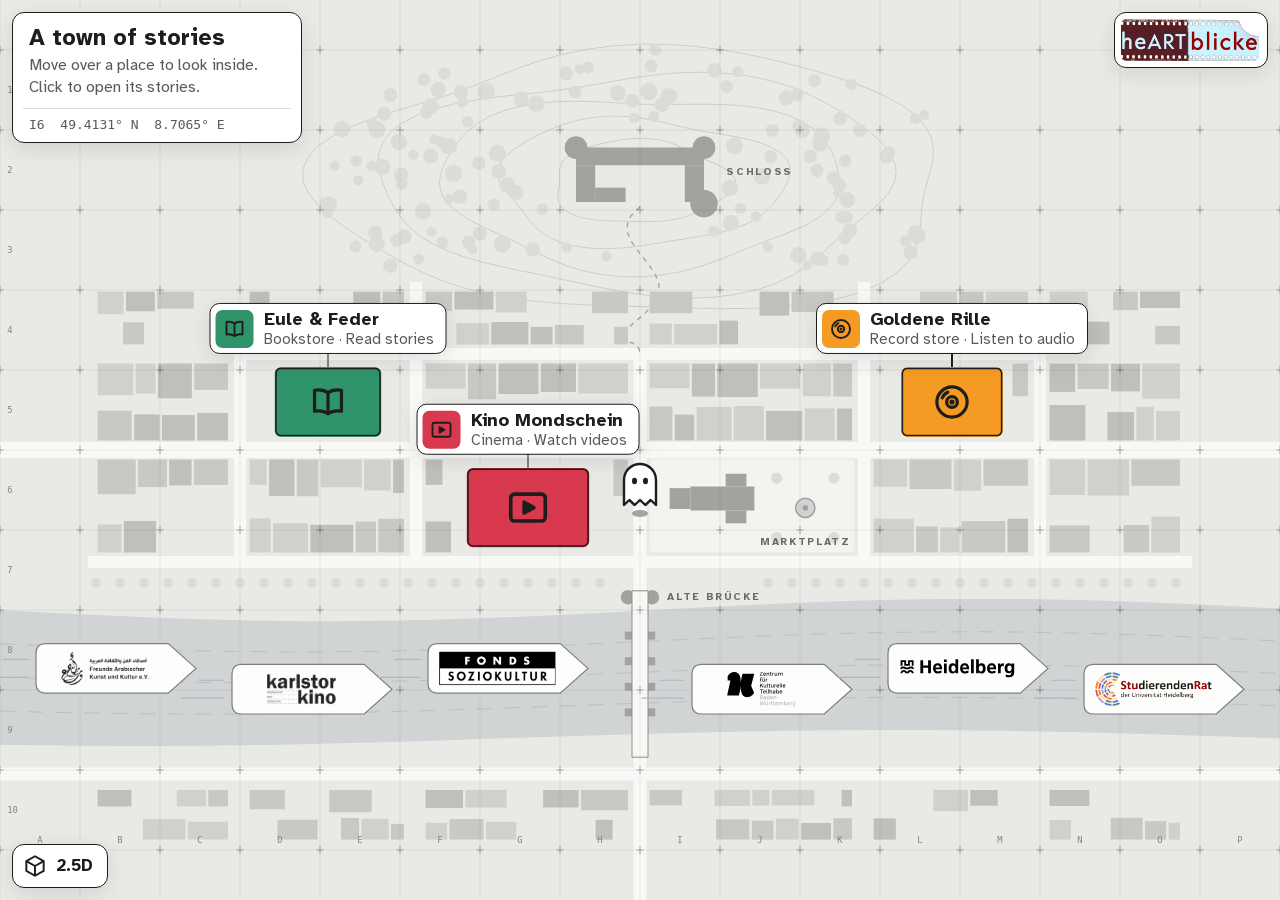
<file: index.html>
<!doctype html>
<html lang="en">
<head>
<meta charset="utf-8">
<meta name="viewport" content="width=device-width, initial-scale=1, viewport-fit=cover">
<meta name="theme-color" content="#e9e9e6">
<title>heartblicke | A town of stories</title>
<meta name="description" content="heartblicke: a map of a small town and the stories kept in it. Videos in the cinema, written stories in the bookstore, audio in the record store.">
<link rel="icon" href="data:image/svg+xml,%3Csvg xmlns='http://www.w3.org/2000/svg' viewBox='0 0 32 32'%3E%3Crect width='32' height='32' rx='7' fill='%231d1d1b'/%3E%3Cpath d='M8 26V14a8 8 0 0 1 16 0v12l-2.7-2.5-2.6 2.5-2.7-2.5-2.7 2.5-2.6-2.5z' fill='%23fff'/%3E%3Ccircle cx='13' cy='14.5' r='1.6' fill='%231d1d1b'/%3E%3Ccircle cx='19' cy='14.5' r='1.6' fill='%231d1d1b'/%3E%3C/svg%3E">
<link rel="stylesheet" href="map/map.css?v=4">
</head>
<body>

<!-- the map itself is drawn by map/town.js -->
<svg id="map" role="img" aria-label="Map of the town. The list of places opens each place with stories."></svg>

<!-- name tags that sit on the map, one per place with stories -->
<div id="tags"></div>

<!-- the spirit of stories: it follows the pointer -->
<div id="spirit" aria-hidden="true">
  <svg viewBox="0 0 44 50" width="44" height="50">
    <path class="sheet" d="M6 46V21a16 16 0 0 1 32 0v25l-5.3-5-5.4 5-5.3-5-5.3 5-5.4-5z"/>
    <g class="eyes"><ellipse cx="16.5" cy="22" rx="2.5" ry="3.3"/><ellipse cx="27.5" cy="22" rx="2.5" ry="3.3"/></g>
  </svg>
  <i></i>
</div>

<!-- the heartblicke logo (the site menu lives on the full heartblicke site) -->
<header id="site">
  <a class="site-logo" href="index.html"><img src="assets/landing-heartblicke-logo.png" alt="heartblicke" width="1000" height="305"></a>
</header>

<!-- the map legend: every place that holds stories -->
<nav id="legend" aria-label="Places with stories">
  <h1>A town of stories</h1>
  <p class="how"><span class="mouse">Move over a place to look inside. Click to open its stories.</span><span class="finger">Tap a place to open its stories.</span></p>
  <ul id="places"></ul>
  <p id="coords" aria-hidden="true"></p>
</nav>

<!-- stands the town up: houses, church, castle and the places get walls (2.5D) -->
<button id="depth" type="button" aria-pressed="false" title="Show the town in 2.5D">
  <svg viewBox="0 0 24 24" fill="none" stroke="currentColor" stroke-width="1.8" stroke-linejoin="round" aria-hidden="true"><path d="M12 3 4 7.5v9L12 21l8-4.5v-9z"/><path d="M4 7.5 12 12l8-4.5M12 12v9"/></svg>
  2.5D
</button>

<!-- the stories of the place that was clicked -->
<aside id="stories" aria-labelledby="st-name"></aside>

<!-- preview shown while the pointer is over a place -->
<div id="peek" hidden aria-hidden="true">
  <div class="peek-media"></div>
  <div class="peek-prog"><i></i></div>
  <div class="peek-text">
    <p class="peek-kicker"></p>
    <p class="peek-title"></p>
    <p class="peek-meta"></p>
    <p class="peek-go"></p>
  </div>
</div>

<!-- name of a partner, shown over its boat -->
<div id="tip" hidden aria-hidden="true"></div>

<noscript>
  <p class="plain">
    <a href="store.html?shop=cinema">Cinema: watch videos</a>
    <a href="store.html?shop=books">Bookstore: read stories</a>
    <a href="store.html?shop=vinyl">Record store: listen to audio</a>
  </p>
</noscript>

<script src="map/stories.js?v=3"></script>
<script src="map/icons.js?v=2"></script>
<script src="map/town.js?v=5"></script>
</body>
</html>
</file>
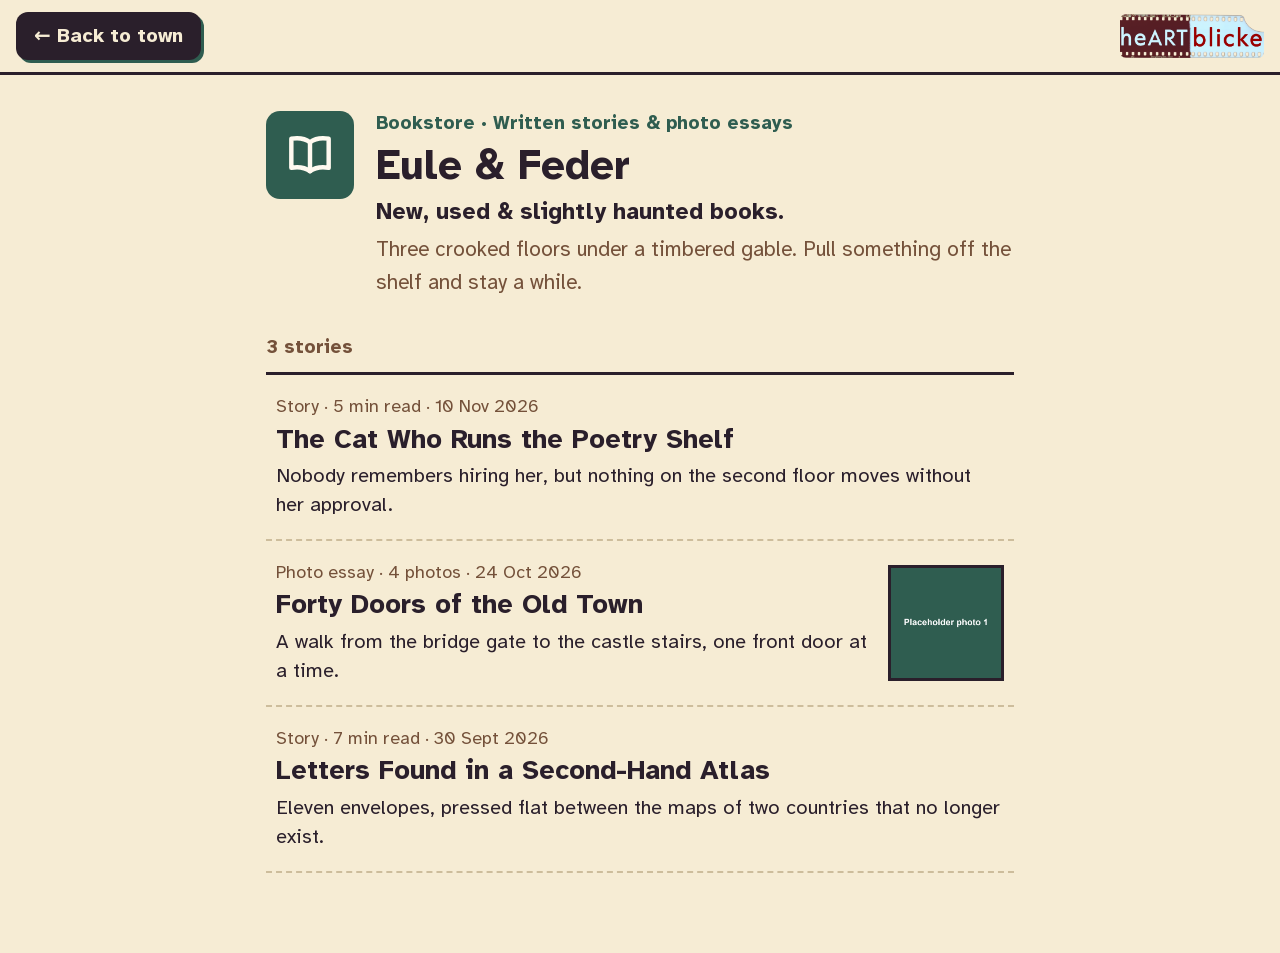
<file: store.html>
<!doctype html>
<html lang="en">
<head>
<meta charset="utf-8">
<meta name="viewport" content="width=device-width, initial-scale=1, viewport-fit=cover">
<title>heartblicke</title>
<link rel="icon" href="data:image/svg+xml,%3Csvg xmlns='http://www.w3.org/2000/svg' viewBox='0 0 16 16' shape-rendering='crispEdges'%3E%3Crect width='16' height='16' rx='3' fill='%231f1724'/%3E%3Cpath d='M5 3h6v1h1v7h-1v2h-2v-2h-1v2h-1v-2h-1v2h-1v-2h-1v-7h1z' fill='%23fffdf6'/%3E%3Cpath d='M6 6h1v2h-1zM9 6h1v2h-1z' fill='%231f1724'/%3E%3C/svg%3E">
<link rel="stylesheet" href="map/store.css?v=2">
</head>
<body>

<header class="top">
  <a class="back" id="back" href="index.html">← Back to town</a>
  <a class="town" href="index.html"><img src="assets/landing-heartblicke-logo.png" alt="heartblicke – back to the town" width="1000" height="305"></a>
</header>

<main id="app"></main>

<script src="map/stories.js?v=2"></script>
<script src="map/icons.js?v=1"></script>
<script src="map/store.js?v=2"></script>
</body>
</html>
</file>
<file: map/map.css>
/* Map page: a quiet grey map. The only colour belongs to the places with stories.
   Text is set large, in a typeface designed for easy reading. */
* { box-sizing: border-box; margin: 0; padding: 0; }

/* Atkinson Hyperlegible, served from this site (no outside requests) */
@font-face { font-family: 'Atkinson Hyperlegible'; font-weight: 400; font-display: swap; src: url('../assets/AtkinsonHyperlegible-Regular.woff2') format('woff2'); }
@font-face { font-family: 'Atkinson Hyperlegible'; font-weight: 700; font-display: swap; src: url('../assets/AtkinsonHyperlegible-Bold.woff2') format('woff2'); }

:root {
  --ink: #1d1d1b;
  --soft: #5a5a56;
  --land: #e9e9e6;
  --card: #ffffff;
  --rule: #dcdcd8;
  --focus: #0b57d0;
  --font: 'Atkinson Hyperlegible', system-ui, -apple-system, 'Segoe UI', Roboto, Arial, sans-serif;
  --mono: ui-monospace, 'SF Mono', Menlo, Consolas, monospace;
}

html, body {
  height: 100%;
  height: 100dvh;
  overflow: hidden;
  overscroll-behavior: none;
  -webkit-tap-highlight-color: transparent;
  -webkit-text-size-adjust: 100%;
  background: var(--land);
  color: var(--ink);
  font-family: var(--font);
  font-size: 18px;
  line-height: 1.4;
}
:focus-visible { outline: 3px solid var(--focus); outline-offset: 2px; }
button { font: inherit; color: inherit; background: none; border: 0; cursor: pointer; }

/* every floating piece of the page: white, hairline, soft shadow */
#site, #legend, #stories, #peek, #tip, .tag {
  background: var(--card);
  border: 1.5px solid var(--ink);
  border-radius: 12px;
  box-shadow: 0 6px 22px rgba(0, 0, 0, .1);
}

/* ---------- The map ---------- */
#map {
  position: fixed; inset: 0;
  display: block; width: 100%; height: 100%;
  touch-action: none;
  -webkit-user-select: none; user-select: none;
}
.contour { fill: none; stroke: #cdcdc8; stroke-width: 1; vector-effect: non-scaling-stroke; }
.wood { fill: #dbdbd7; }
.river { fill: #d1d4d5; }
.flow { fill: none; stroke: #bcc0c2; stroke-width: 1; stroke-dasharray: 16 12; vector-effect: non-scaling-stroke; }
.road { fill: #f8f8f6; }
.trailway { fill: none; stroke: #a9a9a5; stroke-width: 1.5; stroke-dasharray: 5 5; vector-effect: non-scaling-stroke; }
.bx.h1 { fill: #c8c8c4; --wall: #a4a49f; --side: #92928d; }
.bx.h2 { fill: #bfbfbb; --wall: #9b9b96; --side: #898984; }
.bx.h3 { fill: #d0d0cc; --wall: #acaca7; --side: #9a9a95; }
.plaza { fill: #f3f3f0; }
.landmark { fill: #a2a29e; --wall: #7e7e79; --side: #6c6c68; }
.fountain { fill: #d1d4d5; stroke: #a2a29e; stroke-width: 1.5; vector-effect: non-scaling-stroke; }
.deck { fill: #f8f8f6; stroke: #8c8c88; stroke-width: 1; vector-effect: non-scaling-stroke; }
.grid { fill: none; stroke: var(--ink); stroke-opacity: calc(.07 - var(--z, 0) * .035); stroke-width: 1; vector-effect: non-scaling-stroke; }
.grid.tick { stroke-opacity: calc(.32 - var(--z, 0) * .16); }
.ref { fill: #85857f; font-family: var(--mono); }
.name { fill: #6a6a66; font-family: var(--font); font-weight: 700; letter-spacing: .16em; }
.trail { fill: none; stroke: var(--ink); stroke-opacity: .45; stroke-width: 2.5; stroke-dasharray: .1 7; stroke-linecap: round; vector-effect: non-scaling-stroke; pointer-events: none; }

/* partner boats */
.boat .hull { fill: #fdfdfc; stroke: #7f7f7b; stroke-width: 1.2; vector-effect: non-scaling-stroke; transition: stroke .15s; }
.boat .wake { fill: none; stroke: #b3b7b9; stroke-width: 1.2; stroke-linecap: round; vector-effect: non-scaling-stroke; }
.boat > g { animation: bob 5s ease-in-out infinite alternate; }
.boat:hover .hull, .boat:focus-visible .hull { stroke: var(--ink); stroke-width: 2.5; }
.boat:focus-visible { outline: none; }
@keyframes bob { from { transform: translateY(-2.5px); } to { transform: translateY(2.5px); } }

/* the places with stories */
.place .body { fill: var(--c); stroke: var(--ink); stroke-width: 1.5; vector-effect: non-scaling-stroke; }
.place .ping {
  fill: none; stroke: var(--c); stroke-width: 2.5; vector-effect: non-scaling-stroke; pointer-events: none;
  transform-box: fill-box; transform-origin: center;
  animation: ping 2.8s ease-out infinite;
}
.place .glyph { color: var(--ink); pointer-events: none; overflow: visible; }
.place.hot .body, .place.open .body { stroke-width: 3.5; }
@keyframes ping { from { transform: scale(1); opacity: .9; } to { transform: scale(1.75); opacity: 0; } }

/* 2.5D view: town.js sets --z on the map, from 0 (flat) to 1 (standing), and draws the walls */
.bx .wall, .bx .base { fill: var(--wall); }
.bx .side { fill: var(--side); }
.place .pwall { fill: color-mix(in srgb, var(--c) 62%, #1d1d1b); stroke: var(--ink); stroke-width: 1.5; stroke-linejoin: round; vector-effect: non-scaling-stroke; }
.shade { fill: #1d1d1b; opacity: calc(var(--z, 0) * .1); }
#map:not(.deep) :is(.wall, .side, .base, .pwall, .shade) { display: none; }

/* the button that stands the town up */
#depth {
  position: fixed; left: max(12px, env(safe-area-inset-left)); bottom: max(12px, env(safe-area-inset-bottom)); z-index: 4;
  display: flex; align-items: center; gap: 8px;
  min-height: 44px; padding: 6px 14px 6px 9px;
  font-size: 17px; font-weight: 700;
  background: var(--card); border: 1.5px solid var(--ink); border-radius: 12px; box-shadow: 0 6px 22px rgba(0, 0, 0, .1);
}
#depth svg { flex: none; display: block; width: 26px; height: 26px; }
#depth:hover { background: #ececea; }
#depth[aria-pressed="true"] { color: #fff; background: var(--ink); }

@media (hover: hover) and (pointer: fine) {
  #map, #map a, .tag { cursor: none; }        /* the spirit is the pointer here */
}

/* ---------- Name tags on the map ---------- */
#tags { position: fixed; inset: 0; z-index: 2; overflow: hidden; pointer-events: none; }
.tag {
  position: absolute; left: 0; top: 0;
  display: flex; align-items: center; gap: 10px;
  padding: 5px 12px 5px 5px;
  border-radius: 10px;
  text-align: left; white-space: nowrap;
  pointer-events: auto; touch-action: manipulation;
  -webkit-user-select: none; user-select: none;
  transition: background .15s, color .15s;
}
.tag::after { content: ''; position: absolute; left: 50%; top: 100%; width: 1.5px; height: 14px; margin-left: -.75px; background: var(--ink); }
.chip { flex: none; display: grid; place-items: center; width: 38px; height: 38px; color: var(--ink); background: var(--c); border-radius: 7px; }
.chip svg { display: block; width: 24px; height: 24px; }
.txt b { display: block; font-size: 18px; line-height: 1.15; }
.txt small { display: block; font-size: 15px; line-height: 1.25; color: var(--soft); }
.txt .kd { display: none; }
.tag.hot, .tag.open { color: #fff; background: var(--ink); }
.tag.hot small, .tag.open small { color: #dededa; }
/* little room on the map: shorter tags, then icons only */
#tags.short .tag .nm, #tags.short .tag small, #tags.tiny .tag .txt { display: none; }
#tags.short .tag .kd { display: block; font-size: 16px; }
#tags.short .tag { gap: 7px; padding: 4px 9px 4px 4px; }
#tags.short .chip { width: 30px; height: 30px; }
#tags.short .chip svg { width: 20px; height: 20px; }
#tags.tiny .tag { padding: 4px; }

/* ---------- The spirit ---------- */
#spirit { position: fixed; left: -22px; top: -56px; transform-origin: 22px 56px; z-index: 3; width: 44px; height: 62px; pointer-events: none; opacity: 0; transition: opacity .3s; }
body.ready #spirit { opacity: 1; }
#spirit svg { display: block; transform-origin: 50% 80%; overflow: visible; transition: scale .2s; }
#spirit .sheet { fill: #fff; stroke: var(--ink); stroke-width: 2.4; stroke-linejoin: round; }
#spirit .eyes ellipse { fill: var(--ink); transform-box: fill-box; transform-origin: center; animation: blink 5.5s infinite; }
#spirit i { position: absolute; left: 14px; top: 52px; width: 16px; height: 7px; border-radius: 50%; background: rgba(29, 29, 27, .38); }
#spirit.curious svg { scale: 1.12; }
@keyframes blink { 0%, 94%, 100% { transform: scaleY(1); } 97% { transform: scaleY(.1); } }

/* ---------- Site logo and menu ---------- */
#site {
  position: fixed; top: max(12px, env(safe-area-inset-top)); right: max(12px, env(safe-area-inset-right)); z-index: 5;
  display: flex; align-items: center; gap: 8px;
  padding: 6px 8px 6px 6px;
}
.site-logo { flex: none; display: block; border-radius: 6px; }
.site-logo img { display: block; height: 42px; width: auto; border-radius: 5px; }
#menu-toggle { display: none; min-height: 42px; padding: 6px 14px; font-weight: 700; color: #fff; background: var(--ink); border-radius: 8px; }
#site-nav { display: flex; gap: 2px; }
#site-nav a { padding: 9px 11px; font-size: 18px; font-weight: 700; line-height: 1.2; color: var(--ink); border-radius: 8px; text-decoration: none; white-space: nowrap; }
#site-nav a:hover, #site-nav a:focus-visible { background: #ececea; text-decoration: underline; text-underline-offset: 4px; }

/* ---------- Legend: the list of places ---------- */
#legend {
  position: fixed; top: max(12px, env(safe-area-inset-top)); left: max(12px, env(safe-area-inset-left)); z-index: 4;
  width: 290px; padding: 12px 10px 10px;
}
#legend h1 { padding: 0 6px; font-size: 23px; line-height: 1.15; }
.how { padding: 4px 6px 0; font-size: 16px; line-height: 1.35; color: var(--soft); }
.how .finger { display: none; }
@media (hover: none), (pointer: coarse) { .how .mouse { display: none; } .how .finger { display: inline; } }
#places { display: none; list-style: none; }      /* on big screens the name tags on the map are the list */
.stop { display: flex; align-items: center; gap: 10px; width: 100%; padding: 5px 6px; border-radius: 9px; text-align: left; }
.stop:hover, .stop.hot { background: #ececea; }
.stop.open { color: #fff; background: var(--ink); }
.stop.open small { color: #dededa; }
#coords { margin-top: 9px; padding: 8px 6px 0; border-top: 1px solid var(--rule); font: 13px/1.2 var(--mono); color: var(--soft); white-space: pre; }

/* ---------- Preview of a place ---------- */
#peek { position: fixed; left: 0; top: 0; z-index: 6; width: 320px; overflow: hidden; pointer-events: none; animation: rise .16s ease-out; }
#peek[hidden] { display: none; }
@keyframes rise { from { opacity: 0; } }
.peek-media { position: relative; aspect-ratio: 16 / 9; overflow: hidden; background: var(--ink); }
.peek-media > * { position: absolute; inset: 0; width: 100%; height: 100%; }
.peek-media video { object-fit: cover; }
.peek-img { background: center / cover no-repeat; animation: drift 6s ease-out forwards; }
.peek-img.badge::after {
  content: '▶'; position: absolute; left: 50%; top: 50%; width: 54px; height: 54px; margin: -27px;
  display: grid; place-items: center; padding-left: 4px; font-size: 22px; color: var(--ink); background: #fff; border-radius: 50%;
}
@keyframes drift { from { transform: scale(1); } to { transform: scale(1.08); } }
.peek-words { padding: 16px 18px; background: #fbfaf6; font-family: Georgia, 'Times New Roman', serif; }
.peek-words b { display: block; margin-bottom: 6px; font-size: 18px; line-height: 1.2; }
.peek-words p { font-size: 16px; line-height: 1.45; display: -webkit-box; -webkit-box-orient: vertical; -webkit-line-clamp: 4; line-clamp: 4; overflow: hidden; }
.peek-record { display: flex; align-items: center; justify-content: center; gap: 26px; background: #242422; }
.peek-card { display: grid; place-items: center; color: var(--ink); background: var(--c); }
.peek-card svg { width: 72px; height: 72px; }
.disc {
  flex: none; display: grid; place-items: center;
  width: 112px; height: 112px; border-radius: 50%;
  background: radial-gradient(circle, #f4f4f0 0 4%, var(--c) 4.5% 33%, #111 34% 36%, #2b2b29 37% 52%, #111 53% 55%, #2b2b29 56% 78%, #111 79%);
}
.peek-record .disc { animation: turn 2.4s linear infinite; background-image: radial-gradient(circle, #f4f4f0 0 4%, var(--c) 4.5% 33%, transparent 34%), conic-gradient(#111, #3a3a37 12%, #111 25%, #3a3a37 37%, #111 50%, #3a3a37 62%, #111 75%, #3a3a37 87%, #111); }
@keyframes turn { to { transform: rotate(360deg); } }
.bars { display: flex; align-items: flex-end; gap: 6px; height: 64px; }
.bars i { width: 8px; height: 100%; border-radius: 3px; background: var(--c); transform-origin: bottom; animation: beat 1s ease-in-out infinite alternate; }
.bars i:nth-child(2) { animation-duration: .7s; } .bars i:nth-child(3) { animation-duration: 1.3s; }
.bars i:nth-child(4) { animation-duration: .85s; } .bars i:nth-child(5) { animation-duration: 1.1s; }
@keyframes beat { from { transform: scaleY(.2); } to { transform: scaleY(1); } }
.peek-prog { height: 4px; background: var(--rule); }
.peek-prog i { display: block; width: 100%; height: 100%; background: var(--c); transform: scaleX(0); transform-origin: left; }
@keyframes prog { to { transform: scaleX(1); } }
.peek-text { padding: 10px 14px 12px; }
.peek-kicker { font-size: 14px; letter-spacing: .04em; color: var(--soft); }
.peek-title { font-size: 20px; font-weight: 700; line-height: 1.2; }
.peek-meta { font-size: 15px; color: var(--soft); }
.peek-go { margin-top: 9px; padding-top: 8px; border-top: 1px solid var(--rule); font-size: 16px; font-weight: 700; }

#tip { position: fixed; left: 0; top: 0; z-index: 6; max-width: 300px; padding: 7px 12px; border-radius: 9px; pointer-events: none; }
#tip[hidden] { display: none; }
#tip span { display: block; font-size: 14px; color: var(--soft); }
#tip b { display: block; font-size: 16px; line-height: 1.25; }

/* ---------- Stories of one place ---------- */
#stories {
  position: fixed; z-index: 4;
  top: calc(max(12px, env(safe-area-inset-top)) + 70px); right: max(12px, env(safe-area-inset-right)); bottom: max(12px, env(safe-area-inset-bottom));
  width: min(420px, 44vw);
  display: flex; flex-direction: column; overflow: hidden;
  transform: translateX(calc(100% + 28px)); visibility: hidden;
  transition: transform .3s cubic-bezier(.2, .7, .2, 1), visibility 0s .3s;
}
#stories.open { transform: none; visibility: visible; transition-delay: 0s; }
.st-head { display: flex; align-items: flex-start; gap: 12px; padding: 14px 12px 12px 16px; border-top: 8px solid var(--c, var(--ink)); border-bottom: 1px solid var(--rule); }
.st-head > div { flex: 1; min-width: 0; }
.st-head .chip { width: 46px; height: 46px; }
.st-head .chip svg { width: 30px; height: 30px; }
.kicker { font-size: 15px; color: var(--soft); }
.st-head h2 { font-size: 26px; line-height: 1.12; }
.tagline { margin-top: 2px; font-size: 16px; color: var(--soft); }
.close { flex: none; width: 44px; height: 44px; font-size: 30px; line-height: 1; border-radius: 9px; }
.close:hover { background: #ececea; }
.st-body { flex: 1; overflow: auto; overscroll-behavior: contain; padding: 14px 16px 18px; }
.intro { font-size: 18px; line-height: 1.45; }
.count { margin-top: 14px; padding-bottom: 6px; border-bottom: 1.5px solid var(--ink); font-size: 15px; font-weight: 700; letter-spacing: .04em; text-transform: uppercase; }
.none { margin-top: 14px; color: var(--soft); }
.entries { list-style: none; }
.entries li { border-bottom: 1px solid var(--rule); }
.entry { display: flex; gap: 14px; align-items: flex-start; padding: 16px 0; color: inherit; text-decoration: none; }
.entry.video { flex-direction: column; gap: 10px; }
.entry .info { flex: 1; min-width: 0; }
.entry .meta { font-size: 15px; color: var(--soft); }
.entry h3 { font-size: 20px; line-height: 1.2; }
.entry .sum { margin-top: 3px; font-size: 16px; line-height: 1.4; color: var(--soft); }
.entry:hover h3, .entry:focus-visible h3 { text-decoration: underline; text-underline-offset: 4px; }
.thumb { position: relative; overflow: hidden; border-radius: 8px; background: #2a2a28 center / cover no-repeat; }
.entry.video .thumb { width: 100%; aspect-ratio: 16 / 9; }
.thumb.photo { flex: none; width: 104px; height: 78px; }
.thumb video { position: absolute; inset: 0; width: 100%; height: 100%; object-fit: cover; opacity: 0; transition: opacity .2s; }
.thumb video.on { opacity: 1; }
.thumb .badge {
  position: absolute; left: 50%; top: 50%; width: 52px; height: 52px; margin: -26px;
  display: grid; place-items: center; padding-left: 4px; font-size: 21px; color: var(--ink); background: #fff; border-radius: 50%;
  transition: opacity .2s;
}
.thumb video.on ~ .badge { opacity: 0; }
.thumb .dur { position: absolute; right: 8px; bottom: 8px; padding: 2px 7px; font-size: 14px; font-weight: 700; color: #fff; background: rgba(0, 0, 0, .78); border-radius: 5px; }
.entry .disc { width: 62px; height: 62px; }
.entry .disc i { font-style: normal; font-size: 12px; font-weight: 700; color: var(--ink); }
.entry:hover .disc, .entry:focus-visible .disc { animation: turn 2.4s linear infinite; }

.plain { position: fixed; left: 12px; bottom: 12px; z-index: 9; display: grid; gap: 6px; padding: 12px; background: #fff; border: 1.5px solid var(--ink); border-radius: 12px; }
.plain a { color: var(--ink); font-weight: 700; }

/* ---------- Narrower screens: the menu folds behind a button ---------- */
@media (max-width: 1000px), (max-height: 480px) {
  #site { flex-wrap: wrap; justify-content: space-between; max-width: calc(100vw - 24px); }
  #menu-toggle { display: block; }
  #site-nav { display: none; flex: 0 0 100%; flex-direction: column; }
  #site.open #site-nav { display: flex; }
  #site-nav a { padding: 11px 10px; }
}

/* ---------- Stories as a sheet from below ---------- */
@media (max-width: 720px), (max-width: 900px) and (orientation: portrait) {
  #stories {
    top: auto; left: max(8px, env(safe-area-inset-left)); right: max(8px, env(safe-area-inset-right)); bottom: max(8px, env(safe-area-inset-bottom));
    width: auto; max-height: 62dvh;
    transform: translateY(calc(100% + 20px));
  }
  .st-head h2 { font-size: 23px; }
  body[data-open] #legend { visibility: hidden; }      /* the sheet takes its place */
}

/* ---------- Phones ---------- */
@media (max-width: 720px), (max-height: 480px) {
  html, body { font-size: 17px; }
  #site { top: max(8px, env(safe-area-inset-top)); right: max(8px, env(safe-area-inset-right)); max-width: calc(100vw - 16px); padding: 5px; }
  .site-logo img { height: 40px; }
  /* the legend becomes a row of three buttons along the bottom */
  #legend {
    top: auto; left: max(8px, env(safe-area-inset-left)); right: max(8px, env(safe-area-inset-right)); bottom: max(8px, env(safe-area-inset-bottom));
    width: auto; padding: 5px;
  }
  #legend h1 { position: absolute; width: 1px; height: 1px; overflow: hidden; clip-path: inset(50%); }
  .how {
    position: absolute; left: 50%; bottom: calc(100% + 8px); transform: translateX(-50%);
    padding: 6px 12px; white-space: nowrap; font-size: 15px; font-weight: 700; color: var(--ink);
    background: var(--card); border: 1.5px solid var(--ink); border-radius: 9px;
  }
  body.used .how { display: none; }
  #places { display: flex; gap: 4px; border: 0; padding: 0; }
  #places li { flex: 1; min-width: 0; }
  .stop { flex-direction: column; gap: 2px; padding: 5px 2px; text-align: center; }
  .stop .chip { width: 32px; height: 32px; }
  .stop .chip svg { width: 21px; height: 21px; }
  .stop .nm, .stop small { display: none; }
  .stop .kd { display: block; font-size: 15px; }
  #coords { display: none; }
  #depth { bottom: auto; top: max(8px, env(safe-area-inset-top)); left: max(8px, env(safe-area-inset-left)); min-height: 52px; padding: 5px 12px 5px 8px; }
}
@media (max-height: 480px) and (min-width: 721px) {
  #legend { right: auto; }
  .stop { min-width: 96px; }
}

@media (prefers-reduced-motion: reduce) {
  .place .ping, .boat > g, #spirit .eyes ellipse, .peek-img, .peek-record .disc, .bars i, .entry .disc, #peek { animation: none !important; }
  #stories { transition: none; }
}
</file>
<file: map/store.css>
* { box-sizing: border-box; margin: 0; padding: 0; }

/* Atkinson Hyperlegible, served from this site (no outside requests) */
@font-face { font-family: 'Atkinson Hyperlegible'; font-weight: 400; font-display: swap; src: url('../assets/AtkinsonHyperlegible-Regular.woff2') format('woff2'); }
@font-face { font-family: 'Atkinson Hyperlegible'; font-weight: 700; font-display: swap; src: url('../assets/AtkinsonHyperlegible-Bold.woff2') format('woff2'); }


:root {
  /* one typeface, designed for easy reading */
  --read: 'Atkinson Hyperlegible', system-ui, -apple-system, 'Segoe UI', Roboto, Arial, sans-serif;
  --title: var(--read);
  --mono: var(--read);
  /* bookstore: paper */
  --bg: #f6ecd4; --fg: #2a1f2b; --muted: #74513a; --line: #cdbd9c; --panel: #fffaf0;
  --accent: #2f5d50; --on-accent: #fffaf0;
}
/* cinema: dark auditorium */
body[data-shop="cinema"] {
  --bg: #141a2e; --fg: #f3e7cf; --muted: #a3acc9; --line: #2f3a60; --panel: #1d2542;
  --accent: #ff6b7d; --on-accent: #141a2e;
}
/* record store: late-night purple */
body[data-shop="vinyl"] {
  --bg: #221a2e; --fg: #f6ecd4; --muted: #b9aac9; --line: #40335a; --panel: #2d2340;
  --accent: #f4a836; --on-accent: #221a2e;
}

body {
  min-height: 100vh;
  background: var(--bg);
  color: var(--fg);
  font-family: var(--read);
  font-size: 21px;
  line-height: 1.6;
  -webkit-text-size-adjust: 100%;
  -webkit-tap-highlight-color: transparent;
}
:focus-visible { outline: 4px solid var(--accent); outline-offset: 3px; }

/* ---------- top bar ---------- */
.top {
  position: sticky; top: 0; z-index: 2;
  display: flex; justify-content: space-between; align-items: center; gap: 12px;
  padding: max(12px, env(safe-area-inset-top)) max(16px, env(safe-area-inset-right)) 12px max(16px, env(safe-area-inset-left));
  background: var(--bg);
  border-bottom: 3px solid var(--fg);
}
.back {
  font-size: 20px; font-weight: 700; line-height: 1.2;
  color: var(--bg); background: var(--fg);
  padding: 12px 18px;
  border-radius: 12px;
  text-decoration: none;
  box-shadow: 3px 3px 0 var(--accent);
}
.back:hover, .back:focus-visible { transform: translate(2px, 2px); box-shadow: 1px 1px 0 var(--accent); outline: none; }
.top .town { display: block; border-radius: 6px; }
.top .town img { display: block; height: 44px; width: auto; border-radius: 6px; }

main { max-width: 780px; margin: 0 auto; padding: 36px 16px 80px; }

/* ---------- shop header ---------- */
.hero { display: flex; gap: 22px; align-items: flex-start; margin-bottom: 32px; }
.hero .icon {
  flex: none;
  display: grid; place-items: center;
  width: 88px; height: 88px;
  color: var(--on-accent);
  background: var(--accent);
  border-radius: 14px;
}
.hero .icon svg { width: 56px; height: 56px; }
.kicker {
  font-size: 19px; font-weight: 700; line-height: 1.3; color: var(--accent);
  margin-bottom: 6px;
}
h1 { font-size: 42px; line-height: 1.12; font-weight: 700; margin-bottom: 8px; }
.tag { font-size: 23px; font-weight: 700; line-height: 1.3; margin-bottom: 6px; }
.intro { color: var(--muted); max-width: 56ch; }

/* ---------- entry list ---------- */
.count {
  font-size: 19px; font-weight: 700;
  color: var(--muted);
  padding-bottom: 10px;
  border-bottom: 3px solid var(--fg);
}
.none { padding: 24px 0; color: var(--muted); }
.entries { list-style: none; }
.entries li { border-bottom: 2px dashed var(--line); }
.entry {
  display: flex; gap: 20px; align-items: center;
  padding: 20px 10px;
  color: inherit; text-decoration: none;
}
.entry:hover, .entry:focus-visible { background: var(--panel); outline: none; }
.entry:hover h2, .entry:focus-visible h2 { text-decoration: underline; text-decoration-color: var(--accent); text-underline-offset: 4px; }
.info { flex: 1; min-width: 0; }
.meta { font-size: 18px; line-height: 1.3; color: var(--muted); margin-bottom: 4px; }
.entry h2 { font-size: 27px; line-height: 1.2; margin-bottom: 6px; }
.sum { font-size: 20px; line-height: 1.45; color: var(--fg); }

.thumb {
  flex: none; position: relative;
  width: 210px; aspect-ratio: 16 / 9;
  background: var(--panel) center / cover no-repeat;
  border: 3px solid var(--fg);
  overflow: hidden;
}
.thumb.photo { width: 116px; aspect-ratio: 1; }
.blank { background-image: repeating-linear-gradient(45deg, transparent 0 8px, rgba(128, 128, 128, .14) 8px 16px); }
.badge, .play {
  display: grid; place-items: center;
  width: 38px; height: 38px;
  font-size: 13px; padding-left: 2px;
  color: var(--on-accent); background: var(--accent);
}
.badge { position: absolute; inset: 0; margin: auto; }
.play { flex: none; box-shadow: 3px 3px 0 var(--fg); }
.dur {
  position: absolute; right: 4px; bottom: 4px;
  font-size: 16px; font-weight: 700; line-height: 1;
  padding: 4px 6px;
  color: #fff; background: rgba(0, 0, 0, .8);
}
.num { flex: none; width: 40px; font-size: 22px; font-weight: 700; color: var(--accent); }

/* ---------- single story ---------- */
.crumb {
  display: inline-block;
  font-size: 20px; font-weight: 700; line-height: 1.3;
  color: var(--accent); text-decoration: none;
  margin-bottom: 22px;
}
.crumb:hover, .crumb:focus-visible { text-decoration: underline; outline: none; }
.story h1 { font-size: 44px; line-height: 1.12; font-weight: 700; margin-bottom: 12px; }
.lede { font-size: 24px; line-height: 1.4; margin-bottom: 28px; max-width: 52ch; }
.media { margin-bottom: 30px; }

.frame {
  position: relative;
  aspect-ratio: 16 / 9;
  background: #000;
  border: 4px solid var(--fg);
  box-shadow: 6px 6px 0 var(--accent);
}
.frame.photo { aspect-ratio: 3 / 2; box-shadow: none; }
.frame video, .frame iframe { position: absolute; inset: 0; width: 100%; height: 100%; border: 0; }
.empty {
  display: flex; flex-direction: column; align-items: center; justify-content: center; gap: 6px;
  width: 100%; height: 100%; min-height: 72px;
  padding: 16px; text-align: center;
  font-size: 18px; line-height: 1.3;
  color: var(--muted);
  background: var(--panel) repeating-linear-gradient(45deg, transparent 0 8px, rgba(128, 128, 128, .14) 8px 16px);
}
.empty strong { font-size: 21px; font-weight: 700; color: var(--fg); }

.body p { max-width: 60ch; margin-bottom: 1.2em; }
figure { margin: 0 0 28px; }
figure img { display: block; width: 100%; border: 4px solid var(--fg); }
figcaption { font-size: 19px; line-height: 1.35; color: var(--muted); margin-top: 8px; }

.more {
  display: flex; justify-content: space-between; gap: 20px;
  margin-top: 44px; padding-top: 20px;
  border-top: 3px solid var(--fg);
}
.more a { max-width: 48%; color: inherit; text-decoration: none; line-height: 1.3; }
.more a:hover span, .more a:focus-visible span { text-decoration: underline; text-decoration-color: var(--accent); text-underline-offset: 4px; }
.more .next { text-align: right; margin-left: auto; }
.more small { display: block; font-size: 18px; font-weight: 700; color: var(--accent); margin-bottom: 4px; }

/* ══════════ Settings for the three kinds of story ══════════ */
body[data-view="story"] main { max-width: 1000px; }
body { transition: background-color .8s; }

/* ---------- Cinema: the film runs on the screen of a small theatre ---------- */
.theatre {
  position: relative; overflow: hidden;
  background: #07080f;
  border: 4px solid var(--fg);
  box-shadow: 6px 6px 0 var(--accent);
}
.valance {                       /* the scalloped drape along the top */
  position: relative; z-index: 2;
  height: 34px;
  background: radial-gradient(ellipse 26px 24px at 50% 0, #7c1a28 97%, transparent 100%) 0 100% / 52px 24px repeat-x, linear-gradient(#5d121d, #7c1a28) 0 0 / 100% 14px no-repeat;
  border-top: 4px solid #e9c46a;
}
.stage { position: relative; padding: 6px 11% 0; margin-top: -10px; }
.theatre .frame { border: 0; box-shadow: 0 0 0 3px #1c2036, 0 0 70px rgba(255, 240, 200, .16); }
.curtain {
  position: absolute; top: 0; bottom: 0; width: 50.5%; z-index: 1;
  pointer-events: none;          /* the film can always be reached, whatever the curtains do */
  background: repeating-linear-gradient(90deg, #8e1f2e 0 16px, #b12d40 16px 24px, #8e1f2e 24px 30px, #641420 30px 40px);
  border-bottom: 6px dashed #e9c46a;
  transition: transform 1.8s cubic-bezier(.65, 0, .3, 1);
}
.curtain.left { left: 0; transform-origin: left; }
.curtain.right { right: 0; transform-origin: right; }
.theatre.open .curtain { transform: scaleX(.22); }
.seats { position: relative; z-index: 2; padding-top: 22px; background: linear-gradient(#2a1a12 0 6px, transparent 6px); }
.seats .row { display: flex; gap: 1.6%; padding: 0 5%; }
.seats .row span { flex: 1; height: 30px; border-radius: 12px 12px 0 0; background: #4a141f; border-top: 4px solid #6d2230; }
.seats .row + .row { margin-top: -8px; padding: 0 1%; }
.seats .row + .row span { height: 36px; background: #5c1a27; border-top-color: #82293a; }
/* while a film file is playing the lights go down */
body.lights-down { --bg: #05060c; }
.story.video > :not(.media):not(.crumb) { transition: opacity .8s; }
body.lights-down .story.video > :not(.media):not(.crumb) { opacity: .45; }

/* ---------- Record player: the record turns while the audio plays ---------- */
.turntable { max-width: 620px; }
.plinth {
  container-type: inline-size;
  position: relative;
  aspect-ratio: 4 / 3;
  background: repeating-linear-gradient(92deg, #6b4630 0 22px, #5f3d29 22px 31px, #734c34 31px 58px);
  border: 4px solid var(--fg);
  border-radius: 14px;
  box-shadow: 6px 6px 0 var(--accent);
  overflow: hidden;
}
.platter, .record { position: absolute; left: 5cqw; top: 4.5cqw; width: 66cqw; height: 66cqw; border-radius: 50%; }
.platter { background: #2a2630; box-shadow: 0 0 0 1.2cqw #cfc8bd, 0 0 0 1.8cqw #3b2a20, 1.4cqw 1.8cqw 0 1.4cqw rgba(0, 0, 0, .25); }
.record {
  min-width: 0; padding: 0;
  border: 0;
  background:
    conic-gradient(from 25deg, transparent 0 38deg, rgba(255, 255, 255, .16) 52deg, transparent 68deg 205deg, rgba(255, 255, 255, .12) 220deg, transparent 236deg),
    repeating-radial-gradient(circle, #131118 0 .5cqw, #25212c .5cqw .72cqw);
  cursor: pointer;
}
.record:hover { background-color: transparent; }
.record:disabled { cursor: default; }
.record .label {
  position: absolute; inset: 33%;
  display: flex; flex-direction: column; align-items: center; justify-content: center;
  border-radius: 50%;
  color: #221a2e; background: var(--accent);
  box-shadow: inset 0 0 0 .5cqw rgba(34, 26, 46, .25);
  animation: turn 1.8s linear infinite paused;
}
.record .label::after { content: ''; position: absolute; left: 50%; top: 50%; width: 2.2cqw; height: 2.2cqw; margin: -1.1cqw; border-radius: 50%; background: #d9d2c5; box-shadow: 0 0 0 .4cqw #221a2e; }
.record .label b { font-size: 4.6cqw; line-height: 1; margin-bottom: 6.5cqw; }
.record .label small { position: absolute; bottom: 14%; font-size: 2.4cqw; font-weight: 700; line-height: 1; }
.turntable.playing .label { animation-play-state: running; }
@keyframes turn { to { transform: rotate(360deg); } }
/* the tone arm: it hangs from its pivot and swings in over the record */
.arm {
  position: absolute; left: 86cqw; top: 14cqw; width: 0; height: 0;
  transform: rotate(var(--a, 12deg));
  transition: transform .9s cubic-bezier(.4, 0, .2, 1);
}
.arm::before { content: ''; position: absolute; left: -6cqw; top: -6cqw; width: 12cqw; height: 12cqw; border-radius: 50%; background: #d9d2c5; box-shadow: inset 0 0 0 1.4cqw #8d877d, 0 0 0 .6cqw #221a2e, .8cqw 1cqw 0 .6cqw rgba(0, 0, 0, .25); }
.arm i { position: absolute; left: -1cqw; top: -11cqw; width: 2cqw; height: 61cqw; border-radius: 1cqw; background: linear-gradient(90deg, #f1ece2, #a8a196); box-shadow: 0 0 0 .5cqw #221a2e; }
.arm i::before { content: ''; position: absolute; left: -1.6cqw; top: -1cqw; width: 5.2cqw; height: 8cqw; border-radius: 1cqw; background: #4b4553; box-shadow: 0 0 0 .5cqw #221a2e; }      /* counterweight */
.arm i::after { content: ''; position: absolute; left: -1.2cqw; bottom: -1cqw; width: 4.4cqw; height: 8cqw; border-radius: .8cqw; background: var(--accent); box-shadow: 0 0 0 .5cqw #221a2e; transform: rotate(18deg); transform-origin: 50% 0; }   /* head with the needle */
.knob { position: absolute; right: 6cqw; bottom: 6cqw; width: 9cqw; height: 9cqw; border-radius: 50%; background: #2a2630; box-shadow: inset 0 0 0 1cqw #4b4553, 0 0 0 .5cqw #221a2e; }
.turntable.playing .knob { background: var(--accent); }
.turntable > .empty { min-height: 0; margin-top: 16px; align-items: flex-start; text-align: left; border: 3px dashed var(--line); }
.controls { display: flex; flex-wrap: wrap; align-items: center; gap: 14px 18px; margin-top: 20px; }
.pp {
  display: flex; align-items: center; gap: 12px;
  min-width: 150px; min-height: 60px; padding: 10px 22px;
  font: 700 23px/1 var(--read);
  color: var(--on-accent); background: var(--accent);
  border: 0; border-radius: 12px;
  box-shadow: 4px 4px 0 var(--fg);
  cursor: pointer;
}
.pp:hover, .pp:focus-visible { transform: translate(2px, 2px); box-shadow: 2px 2px 0 var(--fg); }
.pp:disabled { opacity: .5; cursor: default; }
.pp i { width: 0; height: 0; border-left: 18px solid currentColor; border-top: 11px solid transparent; border-bottom: 11px solid transparent; }
.turntable.playing .pp i { width: 18px; height: 22px; border: 0; border-left: 6px solid currentColor; border-right: 6px solid currentColor; }
.seek { flex: 1 1 200px; min-width: 0; height: 44px; accent-color: var(--accent); cursor: pointer; }
.clock { font-size: 20px; font-weight: 700; font-variant-numeric: tabular-nums; }

/* ---------- Book: the story is set on pages that you turn ---------- */
.book { --page-h: clamp(400px, calc(100vh - 290px), 620px); --page-h: clamp(400px, calc(100dvh - 290px), 620px); }
.spread {
  position: relative;
  padding: 34px 44px 38px;
  color: #2a1f2b; background: #fffaf0;
  border: 4px solid var(--fg);
  border-radius: 6px 6px 10px 10px;
  outline: 12px solid var(--accent); outline-offset: 0;                       /* the cover */
  box-shadow: 0 5px 0 -1px #e9dfc6, 0 9px 0 -2px #d9cdb0, 0 0 0 16px var(--fg), 8px 24px 0 8px rgba(42, 31, 43, .18);
  margin: 16px 16px 30px;
}
.spread::before {               /* the fold between the two pages */
  content: ''; position: absolute; top: 0; bottom: 0; left: 50%; width: 80px; margin-left: -40px;
  background: linear-gradient(90deg, transparent, rgba(80, 55, 30, .1) 35%, rgba(80, 55, 30, .28) 50%, rgba(80, 55, 30, .1) 65%, transparent);
  pointer-events: none;
}
.book[data-per="1"] .spread::before { display: none; }
.ribbon { position: absolute; top: -4px; right: 14px; width: 18px; height: 54px; background: #c0392b; clip-path: polygon(0 0, 100% 0, 100% 100%, 50% 80%, 0 100%); }
.pages { height: var(--page-h); overflow: hidden; touch-action: pan-y; }
.flow {
  height: 100%;
  columns: 2; column-gap: 88px; column-fill: auto;
  font-size: 21px; line-height: 1.6;
  orphans: 2; widows: 2;
  transition: opacity .14s;
}
.book.turning .flow { opacity: 0; }
.flow > p { margin-bottom: 1em; }
.title-page {
  break-after: column;
  height: 100%;
  display: flex; flex-direction: column; align-items: center; justify-content: center;
  text-align: center;
}
.title-page .icon { display: grid; place-items: center; width: 64px; height: 64px; margin-bottom: 22px; color: #fffaf0; background: #2f5d50; border-radius: 12px; }
.title-page .icon svg { width: 40px; height: 40px; }
.title-page .meta { color: #74513a; }
.title-page h1 { font-size: 36px; line-height: 1.15; margin: 4px 0 14px; }
.title-page .lede { font-size: 21px; line-height: 1.45; margin: 0; color: #74513a; }
.flow figure { break-inside: avoid; margin: 0 0 18px; }
.flow figure img { max-height: calc(var(--page-h) - 5.5em); object-fit: contain; background: #f1e7cf; }
.flow figcaption { color: #74513a; }
.fin { text-align: center; color: #74513a; letter-spacing: .3em; }
.turns { display: flex; align-items: center; justify-content: space-between; gap: 12px; }
.turn {
  min-height: 58px; padding: 10px 20px; white-space: nowrap;
  font: 700 21px/1.1 var(--read);
  color: var(--bg); background: var(--fg);
  border: 0; border-radius: 12px;
  box-shadow: 3px 3px 0 var(--accent);
  cursor: pointer;
}
.turn:hover, .turn:focus-visible { transform: translate(2px, 2px); box-shadow: 1px 1px 0 var(--accent); }
.turn:disabled { opacity: .35; cursor: default; transform: none; box-shadow: 3px 3px 0 var(--accent); }
.where { font-size: 19px; font-weight: 700; color: var(--muted); text-align: center; }

@media (max-width: 760px) {      /* one page at a time */
  .book { --page-h: clamp(340px, calc(100vh - 350px), 620px); --page-h: clamp(340px, calc(100dvh - 350px), 620px); }
  .flow { columns: 1; column-gap: 48px; font-size: 20px; }
  .spread { padding: 24px 22px 26px; margin: 12px 12px 26px; outline-width: 8px; box-shadow: 0 5px 0 -1px #e9dfc6, 0 9px 0 -2px #d9cdb0, 0 0 0 12px var(--fg); }
  .spread::before { display: none; }
  .ribbon { right: 4px; width: 14px; height: 40px; }
  .turns { flex-wrap: wrap; }
  .where { order: -1; flex: 0 0 100%; }
  .title-page h1 { font-size: 29px; }
  .turn { padding: 10px 14px; font-size: 19px; }
  .where { font-size: 17px; }
  .stage { padding: 6px 7% 0; }
  .theatre.open .curtain { transform: scaleX(.14); }
  .seats .row span { height: 20px; border-radius: 8px 8px 0 0; }
  .seats .row + .row span { height: 24px; }
  .pp { min-width: 130px; }
}
@media (prefers-reduced-motion: reduce) {
  .curtain, .arm, .flow, body { transition: none; }
  .record .label { animation: none; }
}

@media (max-width: 560px) {
  body { font-size: 19px; }
  main { padding-top: 24px; }
  .hero { flex-direction: column; gap: 16px; }
  .hero .icon { width: 68px; height: 68px; }
  .hero .icon svg { width: 44px; height: 44px; }
  h1 { font-size: 32px; }
  .entry { gap: 12px; padding: 16px 4px; }
  .entries.video .entry { flex-direction: column; align-items: stretch; }
  .entries.video .thumb { width: 100%; }
  .thumb.photo { width: 76px; }
  .story h1 { font-size: 33px; }
  .lede { font-size: 21px; }
  .entry h2 { font-size: 23px; }
  .top .town img { height: 38px; }
}
</file>
